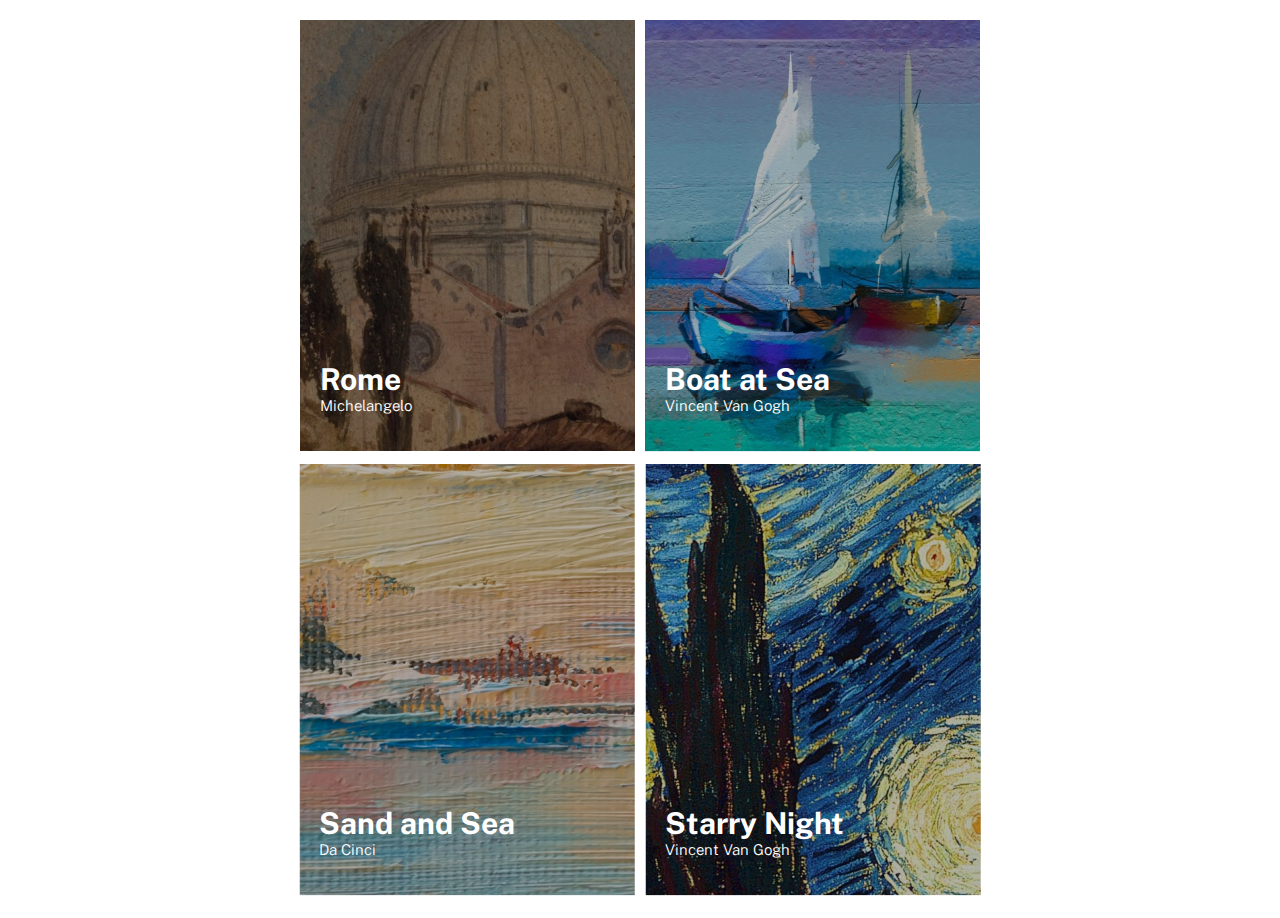
<file: index.html>
<!DOCTYPE html>
<html lang="pt-BR">

<head>
    <meta charset="UTF-8">
    <meta name="viewport" content="width=device-width, initial-scale=1.0">
    <link rel="preconnect" href="https://fonts.googleapis.com">
    <link rel="preconnect" href="https://fonts.gstatic.com" crossorigin>
    <link href="https://fonts.googleapis.com/css2?family=Public+Sans:wght@300;400;800&display=swap" rel="stylesheet">
    <link rel="stylesheet" href="src/css/reset.css">
    <link rel="stylesheet" href="src/css/style.css">
    <link rel="stylesheet" href="src/css/responsivo.css">
    <title>Responsividade com Imagens</title>
</head>

<body>

    <main class="exposicao-de-pinturas">

        <section class="colecao-das-pinturas">
            <div class="pintura">
                <img src="src/imgs/rome.png" alt="">
                <div class="informacoes">
                    <h2 class="titulo">Rome</h2>
                    <h3 class="subtitulo">Michelangelo</h3>
                </div>
            </div>

            <div class="pintura">
                <img src="src/imgs/boat.png" alt="">
                <div class="informacoes">
                    <h2 class="titulo">Boat at Sea</h2>
                    <h3 class="subtitulo">Vincent Van Gogh</h3>
                </div>
            </div>

            <div class="pintura">
                <img src="src/imgs/sand-and-sea.png" alt="">
                <div class="informacoes">
                    <h2 class="titulo">Sand and Sea</h2>
                    <h3 class="subtitulo">Da Cinci</h>
                </div>
            </div>

            <div class="pintura">
                <img src="src/imgs/starry-night.png" alt="">
                <div class="informacoes">
                    <h2 class="titulo">Starry Night</h2>
                    <p class="subtitulo">Vincent Van Gogh</p>
                </div>
            </div>
        </section>

    </main>

</body>

</html>
</file>
<file: src/css/style.css>
html {
    font-size: 62.5%;
}

body {
    font-family: "public sans", sans-serif;
    color: rgba(255, 255, 255, 1);
}

.exposicao-de-pinturas {
    height: 100vh;
    display: flex;
    justify-content: center;
    align-items: center;
}

.colecao-das-pinturas {
    max-width: 1440px;
    display: flex;
    flex-wrap: wrap;
    justify-content: center;
    align-items: center;
    gap: 10px;
    padding: 0px 10px;
}

.colecao-das-pinturas .pintura {
    position: relative;
}

.colecao-das-pinturas .pintura .informacoes {
    position: absolute;
    bottom: 40px;
    left: 20px;
}

.colecao-das-pinturas .pintura .informacoes .titulo {
    font-size: 3rem;
    font-weight: 700;

}

.colecao-das-pinturas .pintura .informacoes .subtitulo {
    font-size: 1.5rem;
    font-weight: 300;
}
</file>
<file: src/css/responsivo.css>
@media(max-width: 1415px) {
    .exposicao-de-pinturas{
        max-width: 1024px;
        margin: auto;
        height: 100%;
        padding: 20px 0px;
    }
}
</file>
